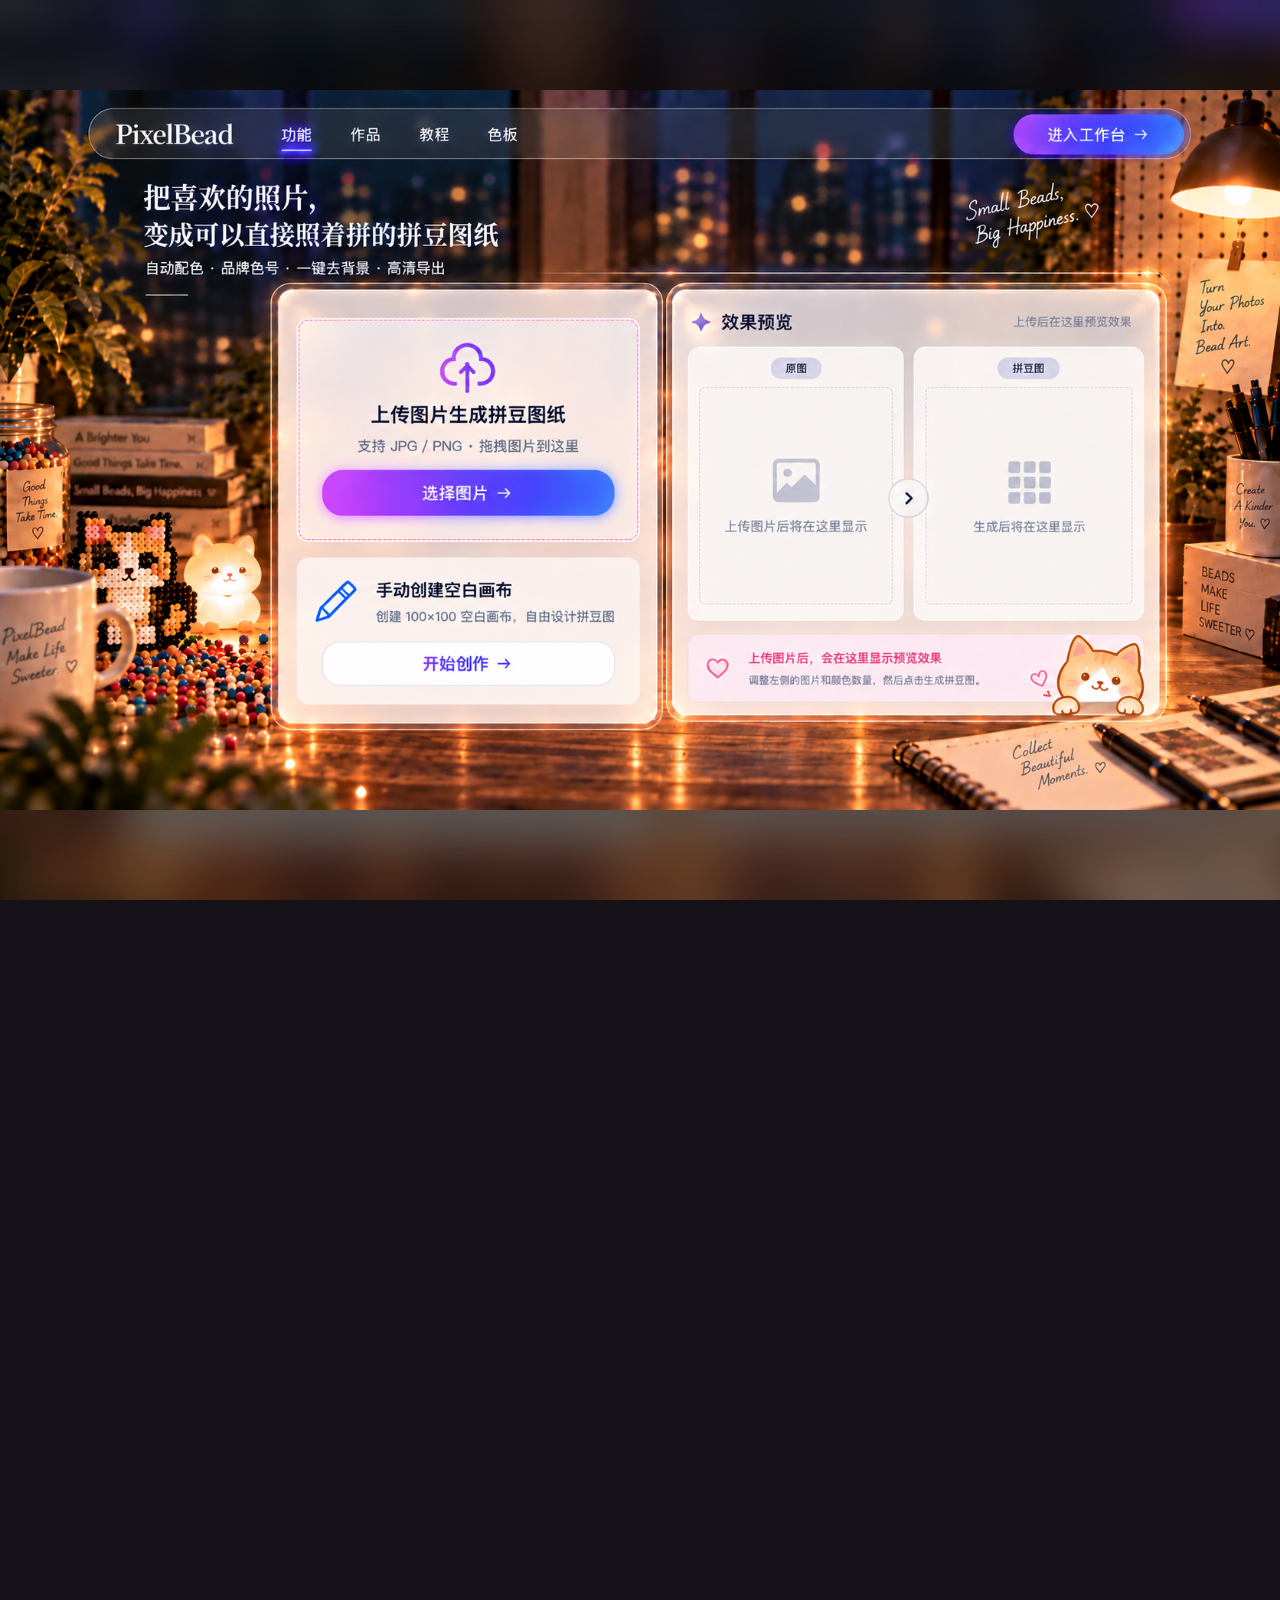
<file: index.html>
<!DOCTYPE html><html lang="zh-CN" class=""><head><meta charSet="utf-8"/><meta name="viewport" content="width=device-width, initial-scale=1, maximum-scale=1, viewport-fit=cover, user-scalable=no"/><link rel="preload" as="image" href="./_custom/pixelbead-approved-ui-v3.png"/><link rel="stylesheet" href="./_next/static/css/c892c177b17c2681.css" data-precedence="next"/><link rel="preload" as="script" fetchPriority="low" href="./_next/static/chunks/webpack-a70d2c98ed71f729.js"/><script src="./_next/static/chunks/4bd1b696-f785427dddbba9fb.js" async=""></script><script src="./_next/static/chunks/1255-b28ea36bf0cdbd65.js" async=""></script><script src="./_next/static/chunks/main-app-d9120358f5672c12.js" async=""></script><script src="./_next/static/chunks/1689-d16695d58cdbd542.js" async=""></script><script src="./_next/static/chunks/app/layout-31742eb806cd71bf.js" async=""></script><script src="./_next/static/chunks/app/6/layout-ea4bb8d1ab4e927e.js" async=""></script><script src="./_next/static/chunks/6394-9c5231082c52ff1e.js" async=""></script><script src="./_next/static/chunks/2909-ff9255f86194b18b.js" async=""></script><script src="./_next/static/chunks/4968-dc14e036f5effefe.js" async=""></script><script src="./_next/static/chunks/5347-bf89e16468f199ee.js" async=""></script><script src="./_next/static/chunks/8493-3d1e765a863e12e3.js?v=20260917-20" async=""></script><script src="./_next/static/chunks/app/6/page-ed9bbebcbcb650c4.js" async=""></script><link rel="preload" href="./_custom/pixelbead-approved-ui-v3.png" as="image"/><meta name="theme-color" content="#000000"/><title>PixelBead 拼豆图纸生成器 | pixelbeads拼豆图纸转换器 | 拼豆图片生成器</title><meta name="description" content="上传图片，调整精细度，一键生成像素画图纸，简单实用的像素画生成工具"/><meta name="keywords" content="拼豆,拼豆图纸,Perler Beads,像素画,拼豆生成器,PixelBead 拼豆生成器,拼豆底稿,拼豆设计,拼豆图案,像素艺术,PixelBead 像素拼豆生成器,拼豆工具"/><link rel="icon" href="./_custom/pixelbead-pb-mark-v2.svg" type="image/svg+xml" sizes="any"/><link rel="icon" href="./_custom/pixelbead-pb-mark-v2.svg" type="image/svg+xml" sizes="any"/><script src="./_next/static/chunks/polyfills-42372ed130431b0a.js" noModule=""></script></head><body class="antialiased overflow-x-hidden bg-gray-50 dark:bg-gray-900 text-gray-900 dark:text-gray-100" style="font-family:ui-sans-serif, system-ui, -apple-system, BlinkMacSystemFont, &quot;Segoe UI&quot;, Roboto, &quot;Helvetica Neue&quot;, Arial, &quot;Noto Sans&quot;, &quot;Apple Color Emoji&quot;, &quot;Segoe UI Emoji&quot;, &quot;Segoe UI Symbol&quot;"><div hidden=""></div><style>
              /* 强制隐藏Next.js开发工具 - 最高优先级，立即执行 */
              #__next-build-watcher,
              [data-nextjs-dev-indicator],
              [data-nextjs-dialog],
              [data-nextjs-dev-overlay],
              [class*="react-dev-overlay"],
              [class*="nextjs-dev-overlay"],
              [class*="__next-dev"],
              [id*="__next-dev"],
              [id*="nextjs-dev"],
              button[aria-label*="Next.js"],
              button[title*="Next.js"],
              button[aria-label*="next.js"],
              button[title*="next.js"],
              /* 隐藏所有固定定位在左下角的元素（包含N的圆形按钮）- 最激进策略 */
              *[style*="position: fixed"][style*="bottom"][style*="left"],
              *[style*="position:fixed"][style*="bottom"][style*="left"],
              /* 匹配任何固定定位在左下角的元素 */
              body > *[style*="position: fixed"],
              body > *[style*="position:fixed"],
              /* 匹配特定位置的元素（左下角区域） */
              *[style*="bottom: 0"][style*="left"],
              *[style*="bottom:0"][style*="left"],
              /* 新增：匹配所有可能包含N字母的圆形按钮 - 通过位置和大小判断 */
              button[style*="position: fixed"][style*="bottom"],
              button[style*="position:fixed"][style*="bottom"],
              div[style*="position: fixed"][style*="bottom"][style*="left"],
              div[style*="position:fixed"][style*="bottom"][style*="left"],
              a[style*="position: fixed"][style*="bottom"][style*="left"],
              a[style*="position:fixed"][style*="bottom"][style*="left"] {
                display: none !important;
                visibility: hidden !important;
                opacity: 0 !important;
                pointer-events: none !important;
                position: absolute !important;
                left: -99999px !important;
                top: -99999px !important;
                width: 0 !important;
                height: 0 !important;
                overflow: hidden !important;
                z-index: -999999 !important;
                max-width: 0 !important;
                max-height: 0 !important;
                padding: 0 !important;
                margin: 0 !important;
                border: none !important;
                outline: none !important;
              }
              /* 白名单：手机端底部导航必须保持可见并贴底（电脑端隐藏） */
              @media (max-width: 767px) {
                [data-bottom-tabbar="true"] {
                  display: block !important;
                  visibility: visible !important;
                  opacity: 1 !important;
                  pointer-events: auto !important;
                  position: fixed !important;
                  left: 0 !important;
                  right: 0 !important;
                  bottom: 0 !important;
                  top: auto !important;
                  z-index: 55 !important;
                  width: 100% !important;
                  max-width: 100% !important;
                  height: auto !important;
                  max-height: none !important;
                  overflow: visible !important;
                  margin: 0 !important;
                }
              }
              @media (min-width: 768px) {
                [data-bottom-tabbar="true"] {
                  display: none !important;
                  visibility: hidden !important;
                  opacity: 0 !important;
                  pointer-events: none !important;
                }
              }
            </style><script>(self.__next_s=self.__next_s||[]).push([0,{"children":"\n              document.addEventListener('change', function(event) {\n                var target = event.target;\n                if (target \u0026\u0026 target.id === 'pindou-image-upload-input') {\n                  target.setAttribute('data-pending-upload', '1');\n                }\n              }, true);\n            ","id":"capture-early-image-upload"}])</script><style>
  @keyframes float {
    0% { transform: translateY(0px); }
    50% { transform: translateY(-5px); }
    100% { transform: translateY(0px); }
  }
  .animate-float {
    animation: float 3s ease-in-out infinite;
  }
  @keyframes canvas-tutorial-backdrop-in {
    from { opacity: 0; }
    to { opacity: 1; }
  }
  @keyframes canvas-tutorial-dialog-in {
    from {
      opacity: 0;
      transform: translateY(14px) scale(0.965);
    }
    to {
      opacity: 1;
      transform: translateY(0) scale(1);
    }
  }
  .canvas-tutorial-backdrop {
    animation: canvas-tutorial-backdrop-in 180ms ease-out both;
  }
  .canvas-tutorial-dialog {
    animation: canvas-tutorial-dialog-in 260ms cubic-bezier(0.22, 1, 0.36, 1) both;
    transform-origin: center;
  }
  @media (prefers-reduced-motion: reduce) {
    .canvas-tutorial-backdrop,
    .canvas-tutorial-dialog {
      animation: none;
    }
  }
</style><div class="min-h-screen flex flex-col bg-[#f2f3f6] dark:bg-[#0d0f14] font-[family-name:var(--font-geist-sans)] overflow-x-hidden pb-20 sm:pb-0"><header class="sticky top-0 z-[60] w-full border-b border-gray-200/70 dark:border-gray-700/70 bg-white/80 dark:bg-gray-900/80 backdrop-blur"><div class="mx-auto w-full max-w-screen-2xl px-4 py-3 flex items-center justify-between gap-4"><div class="flex items-center gap-3"><img alt="PixelBead" loading="lazy" width="40" height="40" decoding="async" data-nimg="1" class="w-10 h-10 rounded-lg border border-gray-200/70 dark:border-gray-700/70 shadow-sm object-contain bg-white" style="color:transparent" srcSet="./_custom/pixelbead-pb-mark-v2.svg 1x, ./_custom/pixelbead-pb-mark-v2.svg 2x" src="./_custom/pixelbead-pb-mark-v2.svg"/><div class="leading-tight"><div class="text-sm font-semibold text-gray-800 dark:text-gray-100">PixelBead</div></div></div><div class="flex items-center gap-2"><button type="button" class="ios-header-button sm:hidden rounded-lg px-3 py-1.5 text-xs transition-colors">登录</button><button type="button" class="ios-header-button hidden rounded-lg px-3 py-1.5 text-xs transition-colors sm:inline-flex">登录账户</button><button type="button" class="ios-header-button hidden rounded-lg px-3 py-1.5 text-xs transition-colors sm:inline-flex">历史记录</button></div></div></header><div class="w-full flex-1 min-h-0 "><div class="mx-auto w-full h-full min-h-0 box-border flex flex-col max-w-screen-2xl px-4 py-4"><div class="h-full min-h-0 grid grid-cols-1 lg:grid-cols-[minmax(0,1fr)_420px] gap-4"><main class="relative flex flex-col min-h-0 h-full "><input id="pindou-image-upload-input" type="file" accept="image/jpeg, image/png, .csv, text/csv, application/csv, text/plain" class="hidden"/><canvas class="hidden"></canvas><div class="relative min-h-0 workspace-stage overflow-hidden flex-1 rounded-2xl border border-gray-200/60 dark:border-gray-800/70 shadow-lg" style="height:65vh;min-height:65vh;touch-action:pan-y;overscroll-behavior:auto"><div class="absolute inset-0 bg-center bg-cover sm:bg-contain bg-no-repeat pointer-events-none" style="background-image:url(&#x27;./_custom/pixelbead-approved-ui.png&#x27;)"></div><div class="absolute inset-0 bg-white/30 backdrop-blur-[1px] pointer-events-none"></div><div class="absolute inset-0 z-10 flex items-center justify-center px-6"><div class="w-full max-w-3xl flex flex-col items-center gap-3"><label for="pindou-image-upload-input" role="button" tabindex="0" class="w-full text-center gap-2 text-sm text-gray-600 bg-white/85 backdrop-blur-[2px] rounded-2xl py-6 px-4 shadow-none border-none cursor-pointer"><p class="text-base font-semibold text-gray-800 mb-2">上传图片开始生成</p><p class="text-xs text-gray-500">支持 JPG / PNG ，点击或拖拽到画布</p></label><div class="w-full text-center gap-2 text-sm text-gray-600 bg-white/85 backdrop-blur-[2px] rounded-2xl py-6 px-4 shadow-none border-none cursor-pointer"><p class="text-base font-semibold text-gray-800 mb-2">手动空白画板编辑</p><p class="text-xs text-gray-500">创建 100×100 空白画布，使用画笔自由设计拼豆图</p></div></div></div></div><div class="hidden mt-4 grid grid-cols-1 lg:grid-cols-2 gap-4"><div class="bg-white/90 dark:bg-gray-900/80 border border-gray-200/60 dark:border-gray-800/70 rounded-2xl p-4 shadow-sm"><div class="flex items-center justify-between mb-3"><h3 class="text-sm font-semibold text-gray-800 dark:text-gray-100">参数设置</h3><span class="text-[11px] text-gray-500 dark:text-gray-400">未上传</span></div><div class="space-y-3"><div><label for="granularityInput" class="block text-xs font-medium text-gray-600 dark:text-gray-300 mb-1">图纸尺寸设置</label><div class="flex items-center gap-2"><input type="range" id="granularityInput" class="flex-1" min="10" max="500" value="50"/><span class="text-xs w-12 text-right text-gray-600 dark:text-gray-300">50</span></div><div class="flex items-center gap-2 mt-1"><span class="text-xs text-gray-500 dark:text-gray-400 whitespace-nowrap">手动输入</span><input type="number" min="10" max="500" class="w-16 px-2 py-1 text-xs rounded border border-gray-200 dark:border-gray-700 bg-white dark:bg-gray-800 text-gray-900 dark:text-gray-100" value="50"/><button type="button" class="rounded border border-[#d5e7ff] bg-[#eaf3ff] px-2 py-1 text-xs text-[#1675ec] hover:bg-[#deecff] dark:border-[#355070] dark:bg-[#22344b] dark:text-[#8fc2ff] dark:hover:bg-[#293e59]">确认</button></div></div><div><label for="similarityThresholdInput" class="block text-xs font-medium text-gray-600 dark:text-gray-300 mb-1">颜色合并值</label><div class="flex items-center gap-2"><input type="range" id="similarityThresholdInput" class="flex-1" min="0" max="60" value="30"/><span class="text-xs w-12 text-right text-gray-600 dark:text-gray-300">30</span></div><div class="flex items-center gap-2 mt-1"><span class="text-xs text-gray-500 dark:text-gray-400 whitespace-nowrap">手动输入</span><input type="number" min="0" max="60" class="w-16 px-2 py-1 text-xs rounded border border-gray-200 dark:border-gray-700 bg-white dark:bg-gray-800 text-gray-900 dark:text-gray-100" value="30"/><button type="button" class="rounded border border-[#d5e7ff] bg-[#eaf3ff] px-2 py-1 text-xs text-[#1675ec] hover:bg-[#deecff] dark:border-[#355070] dark:bg-[#22344b] dark:text-[#8fc2ff] dark:hover:bg-[#293e59]">确认</button></div></div><div><label for="colorLimitInputHidden" class="block text-xs font-medium text-gray-600 dark:text-gray-300 mb-1">颜色上限 (1-100)</label><input type="range" id="colorLimitInputHidden" min="1" max="100" disabled="" class="w-full opacity-40 cursor-not-allowed" value="30"/><div class="flex items-center gap-2 mt-1"><span class="text-xs whitespace-nowrap text-gray-400 dark:text-gray-500">手动输入</span><input type="text" inputMode="numeric" min="1" max="100" disabled="" class="w-20 px-2 py-1 text-xs text-center rounded border border-gray-200 dark:border-gray-700 bg-gray-100 dark:bg-gray-800/70 text-gray-400 dark:text-gray-500 disabled:cursor-not-allowed" aria-label="颜色上限" value="不限"/><button type="button" class="px-2 py-1 text-xs rounded border transition-colors border-[#d5e7ff] bg-[#eaf3ff] text-[#1675ec] hover:bg-[#deecff] dark:border-[#355070] dark:bg-[#22344b] dark:text-[#8fc2ff] dark:hover:bg-[#293e59]">开启</button></div><div class="mt-1 text-[11px] text-gray-500 dark:text-gray-400">未开启，不限制颜色数量</div></div><div><label class="block text-xs font-medium text-gray-600 dark:text-gray-300 mb-1">处理模式</label><select class="w-full p-2 rounded-lg border border-gray-200 dark:border-gray-700 bg-white dark:bg-gray-800 text-sm text-gray-900 dark:text-gray-100 focus:outline-none focus:ring-2 focus:ring-blue-500"><option value="dominant" selected="">卡通</option><option value="average">真实</option><option value="cartoon-real-merge">卡通真实合并</option><option value="smooth">强化合并</option><option value="palette">纯映射</option></select></div><div class="space-y-2"><button disabled="" class="w-full rounded-lg border border-[#d5e7ff] bg-[#eaf3ff] px-3 py-2 text-xs text-[#1675ec] transition-colors hover:bg-[#deecff] disabled:cursor-not-allowed disabled:opacity-50 dark:border-[#355070] dark:bg-[#22344b] dark:text-[#8fc2ff] dark:hover:bg-[#293e59]">一键去背景</button><button type="button" disabled="" class="w-full px-3 py-2 text-xs rounded-lg border border-gray-200 dark:border-gray-700 bg-white dark:bg-gray-800 text-gray-700 dark:text-gray-200 hover:bg-gray-50 dark:hover:bg-gray-700/60 transition-colors disabled:opacity-50 disabled:cursor-not-allowed">色号坐标</button></div></div></div><div class="bg-white/90 dark:bg-gray-900/80 border border-gray-200/60 dark:border-gray-800/70 rounded-2xl p-4 shadow-sm space-y-3"><div class="flex items-center justify-between"><h3 class="text-sm font-semibold text-gray-800 dark:text-gray-100">色板与导出</h3><span class="text-[11px] text-gray-500 dark:text-gray-400">可用色 291</span></div><div class="flex flex-wrap items-center gap-2"><span class="text-[11px] text-gray-500 dark:text-gray-400">品牌：</span><button class="px-3 py-1.5 text-xs rounded-lg border transition-colors ios-primary-button shadow-sm">MARD</button><button class="px-3 py-1.5 text-xs rounded-lg border transition-colors bg-white dark:bg-gray-800 text-gray-700 dark:text-gray-300 border-gray-200 dark:border-gray-700 hover:border-blue-400">COCO</button><button class="px-3 py-1.5 text-xs rounded-lg border transition-colors bg-white dark:bg-gray-800 text-gray-700 dark:text-gray-300 border-gray-200 dark:border-gray-700 hover:border-blue-400">ManMan</button><button class="px-3 py-1.5 text-xs rounded-lg border transition-colors bg-white dark:bg-gray-800 text-gray-700 dark:text-gray-300 border-gray-200 dark:border-gray-700 hover:border-blue-400">PanPan</button><button class="px-3 py-1.5 text-xs rounded-lg border transition-colors bg-white dark:bg-gray-800 text-gray-700 dark:text-gray-300 border-gray-200 dark:border-gray-700 hover:border-blue-400">MiXiaoWo</button></div><div class="flex flex-wrap items-center gap-2 mt-2"><span class="text-[11px] text-gray-500 dark:text-gray-400">色号：</span><button type="button" class="px-3 py-1 text-[11px] rounded-full border transition-colors bg-white dark:bg-gray-800 text-gray-700 dark:text-gray-300 border-gray-200 dark:border-gray-700 hover:border-blue-400">291色</button><button type="button" class="px-3 py-1 text-[11px] rounded-full border transition-colors bg-white dark:bg-gray-800 text-gray-700 dark:text-gray-300 border-gray-200 dark:border-gray-700 hover:border-blue-400">221色</button><button type="button" class="px-3 py-1 text-[11px] rounded-full border transition-colors bg-white dark:bg-gray-800 text-gray-700 dark:text-gray-300 border-gray-200 dark:border-gray-700 hover:border-blue-400">144色</button><button type="button" class="px-3 py-1 text-[11px] rounded-full border transition-colors bg-white dark:bg-gray-800 text-gray-700 dark:text-gray-300 border-gray-200 dark:border-gray-700 hover:border-blue-400">120色</button><button type="button" class="px-3 py-1 text-[11px] rounded-full border transition-colors bg-white dark:bg-gray-800 text-gray-700 dark:text-gray-300 border-gray-200 dark:border-gray-700 hover:border-blue-400">96色</button><button type="button" class="px-3 py-1 text-[11px] rounded-full border transition-colors bg-white dark:bg-gray-800 text-gray-700 dark:text-gray-300 border-gray-200 dark:border-gray-700 hover:border-blue-400">72色</button><button type="button" class="px-3 py-1 text-[11px] rounded-full border transition-colors bg-white dark:bg-gray-800 text-gray-700 dark:text-gray-300 border-gray-200 dark:border-gray-700 hover:border-blue-400">48色</button><button type="button" class="px-3 py-1 text-[11px] rounded-full border transition-colors bg-white dark:bg-gray-800 text-gray-700 dark:text-gray-300 border-gray-200 dark:border-gray-700 hover:border-blue-400">24色</button></div><button type="button" class="mb-2 w-full rounded-lg border border-[#79b2f7] bg-white px-4 py-2 text-sm text-[#1675ec] transition-colors hover:bg-[#eaf3ff] dark:bg-gray-800 dark:text-[#8fc2ff] dark:hover:bg-[#22344b]">色板管理</button><button disabled="" class="ios-primary-button w-full rounded-lg px-4 py-2 text-sm transition-colors disabled:cursor-not-allowed">下载图纸</button></div></div></main><div class="flex flex-col gap-4 lg:hidden"><div class="bg-white/90 dark:bg-gray-900/80 border border-gray-200/60 dark:border-gray-800/70 rounded-2xl p-4 shadow-sm"><h3 class="text-sm font-semibold text-gray-800 dark:text-gray-100 mb-3">使用帮助</h3><div class="flex flex-col gap-2"><button type="button" class="ios-primary-button ios-primary-button-strong w-full rounded-lg px-3 py-2 text-xs transition-colors">视频教程</button><button type="button" class="ios-primary-button ios-primary-button-strong w-full rounded-lg px-3 py-2 text-xs transition-colors">常用AI 风格生图口令</button></div></div></div><aside class="h-full min-h-0 hidden lg:block"><div class="h-full min-h-0 rounded-2xl bg-white/85 dark:bg-gray-900/75 border border-gray-200/60 dark:border-gray-800/70 shadow-lg backdrop-blur"><div class="h-full min-h-0 px-3 py-4 box-border "><div class="flex flex-col gap-4"><div class="bg-white/90 dark:bg-gray-900/80 border border-gray-200/60 dark:border-gray-800/70 rounded-2xl p-4 shadow-sm"><h3 class="text-sm font-semibold text-gray-800 dark:text-gray-100 mb-3">使用帮助</h3><div class="flex flex-col gap-2"><button type="button" class="ios-primary-button ios-primary-button-strong w-full rounded-lg px-3 py-2 text-xs transition-colors">视频教程</button><button type="button" class="ios-primary-button ios-primary-button-strong w-full rounded-lg px-3 py-2 text-xs transition-colors">常用AI 风格生图口令</button></div></div></div></div></div></aside></div></div></div><section class="mt-4 px-4 pb-4"><div class="mx-auto w-full max-w-screen-2xl"><div class="bg-white/90 dark:bg-gray-900/80 border border-gray-200/60 dark:border-gray-800/70 rounded-2xl p-5 shadow-sm"><h2 class="text-base font-semibold text-gray-900 dark:text-gray-100 text-center mb-3">效果展示</h2><p class="text-xs text-gray-500 dark:text-gray-400 text-center mb-5">左侧上传任意图片，右侧即可自动生成可直接制作的拼豆图纸效果。</p><div class="grid grid-cols-1 md:grid-cols-[minmax(0,1fr)_auto_minmax(0,1fr)] gap-8 items-center"><div class="bg-gray-50 dark:bg-gray-900/60 rounded-2xl border border-gray-200/70 dark:border-gray-800/80 overflow-hidden shadow-sm max-w-md mx-auto"><div class="flex items-center justify-center gap-4 px-4 py-3"><div class="flex items-center gap-2 text-xs text-gray-600 dark:text-gray-300"><span class="inline-flex h-5 w-5 items-center justify-center rounded-full border border-[#d5e7ff] bg-[#eaf3ff] text-[11px] text-[#1675ec]">图</span><span>原图示例</span></div><div class="w-32 md:w-36 lg:w-40"><img alt="示例原图效果" loading="lazy" width="400" height="400" decoding="async" data-nimg="1" class="object-contain bg-white rounded-lg" style="color:transparent" sizes="(min-width: 1024px) 320px, 50vw" srcSet="./_custom/pixelbead-approved-ui-v3.png 384w, ./_custom/pixelbead-approved-ui-v3.png 640w, ./_custom/pixelbead-approved-ui-v3.png 750w, ./_custom/pixelbead-approved-ui-v3.png 828w, ./_custom/pixelbead-approved-ui-v3.png 1080w, ./_custom/pixelbead-approved-ui-v3.png 1200w, ./_custom/pixelbead-approved-ui-v3.png 1920w, ./_custom/pixelbead-approved-ui-v3.png 2048w, ./_custom/pixelbead-approved-ui-v3.png 3840w" src="./_custom/pixelbead-approved-ui-v3.png"/></div></div></div><div class="hidden md:flex flex-col items-center justify-center text-gray-400 dark:text-gray-500 text-lg"><span class="mb-1">→</span></div><div class="bg-gray-50 dark:bg-gray-900/60 rounded-2xl border border-gray-200/70 dark:border-gray-800/80 overflow-hidden shadow-sm max-w-md mx-auto"><div class="flex items-center justify-center gap-4 px-4 py-3"><div class="flex items-center gap-2 text-xs text-gray-600 dark:text-gray-300"><span class="inline-flex h-5 w-5 items-center justify-center rounded-full bg-purple-50 text-purple-500 text-[11px] border border-purple-100">表</span><span>拼豆图纸示例</span></div><div class="w-32 md:w-36 lg:w-40"><img alt="示例拼豆图纸效果" loading="lazy" width="400" height="400" decoding="async" data-nimg="1" class="object-contain bg-white rounded-lg" style="color:transparent" sizes="(min-width: 1024px) 320px, 50vw" srcSet="./_custom/pixelbead-approved-ui.png 384w, ./_custom/pixelbead-approved-ui.png 640w, ./_custom/pixelbead-approved-ui.png 750w, ./_custom/pixelbead-approved-ui.png 828w, ./_custom/pixelbead-approved-ui.png 1080w, ./_custom/pixelbead-approved-ui.png 1200w, ./_custom/pixelbead-approved-ui.png 1920w, ./_custom/pixelbead-approved-ui.png 2048w, ./_custom/pixelbead-approved-ui.png 3840w" src="./_custom/pixelbead-approved-ui.png"/></div></div></div></div></div></div></section><section class="mt-3 px-4 pb-4"><div class="mx-auto w-full max-w-screen-2xl"><div class="bg-white/90 dark:bg-gray-900/80 border border-gray-200/60 dark:border-gray-800/70 rounded-2xl p-5 shadow-sm flex flex-col items-center"><h3 class="text-sm font-semibold text-gray-900 dark:text-gray-100 text-center mb-2">预览视频效果</h3><p class="text-xs text-gray-500 dark:text-gray-400 text-center mb-4 max-w-2xl">下面为网站一键生成的拼豆图纸效果演示视频，让你在下单前就能直观看到成品效果，提升出图效率与成品质量。</p><div class="w-full max-w-2xl overflow-hidden rounded-xl border border-[#dadade] bg-[#101116] shadow-[0_22px_52px_rgba(30,30,34,0.14),0_4px_12px_rgba(30,30,34,0.06)]"><div class="flex h-10 items-center justify-between px-4 text-[10px] text-white/60"><span class="inline-flex items-center gap-2"><span class="h-1.5 w-1.5 rounded-full bg-[#34c759]" aria-hidden="true"></span>效果演示</span><span class="text-white/40">点击后播放</span></div><button type="button" class="group relative block aspect-[2/1] w-full overflow-hidden bg-[#202127] text-white" aria-label="打开拼豆效果演示视频"><img src="./_custom/pixelbead-approved-ui.png" alt="拼豆效果演示视频封面" class="absolute inset-0 h-full w-full object-cover transition-transform duration-300 group-hover:scale-[1.03]" loading="eager"/><span class="absolute inset-0 bg-black/30" aria-hidden="true"></span><span class="absolute left-1/2 top-1/2 flex h-16 w-16 -translate-x-1/2 -translate-y-1/2 items-center justify-center rounded-full border border-white/80 bg-black/50 shadow-lg transition-transform group-hover:scale-105 sm:h-[68px] sm:w-[68px]" aria-hidden="true"><svg xmlns="http://www.w3.org/2000/svg" width="24" height="24" viewBox="0 0 24 24" fill="none" stroke="currentColor" stroke-width="1.5" stroke-linecap="round" stroke-linejoin="round" class="lucide lucide-play ml-1 h-7 w-7 fill-current" aria-hidden="true"><path d="M5 5a2 2 0 0 1 3.008-1.728l11.997 6.998a2 2 0 0 1 .003 3.458l-12 7A2 2 0 0 1 5 19z"></path></svg></span><span class="absolute bottom-3 right-3 inline-flex items-center gap-2 text-[10px] text-white/85"><span class="h-1.5 w-1.5 rounded-full bg-[#34c759] shadow-[0_0_0_4px_rgba(52,199,89,0.18)]" aria-hidden="true"></span>点击播放 · 视频将以蒙版打开</span></button><div class="flex items-center justify-between gap-4 px-4 py-4 text-white"><div class="min-w-0 text-left"><strong class="block text-sm font-semibold">PixelBead · 效果演示</strong><span class="mt-1 block truncate text-[11px] text-white/55">从上传图片到生成拼豆图纸</span></div><span class="shrink-0 text-[10px] text-white/45">尚未观看</span></div></div><p class="mt-3 text-[11px] text-gray-400 dark:text-gray-500 text-center">视频仅为效果示例，实际生成视频会根据你上传的图片自动制作。</p></div></div></section><section class="mt-3 px-4 pb-6"><div class="mx-auto w-full max-w-screen-2xl"><div class="bg-white/90 dark:bg-gray-900/80 border border-gray-200/60 dark:border-gray-800/70 rounded-2xl p-4 shadow-sm"><h3 class="text-sm font-semibold text-gray-900 dark:text-gray-100 text-center mb-1">强大功能</h3><p class="text-xs text-gray-500 dark:text-gray-400 text-center mb-4">创建完美拼豆图案所需的一切能力，简单易上手。</p><div class="grid grid-cols-1 sm:grid-cols-2 lg:grid-cols-3 gap-3"><div class="rounded-2xl border border-gray-200/70 dark:border-gray-800/70 bg-gray-50/80 dark:bg-gray-900/70 px-4 py-3 flex flex-col gap-2"><div class="flex items-center gap-2"><span class="inline-flex h-7 w-7 items-center justify-center rounded-xl bg-indigo-100 text-indigo-500 text-sm">⬛</span><span class="text-sm font-semibold text-gray-900 dark:text-gray-100">品牌配色板</span></div><p class="text-[11px] leading-relaxed text-gray-500 dark:text-gray-400">从 MARD、COCO、MANMAN、PANPAN、MiXiaoWo 及自定义色板中选择，自动匹配接近原图的颜色效果。</p></div><div class="rounded-2xl border border-gray-200/70 dark:border-gray-800/70 bg-gray-50/80 dark:bg-gray-900/70 px-4 py-3 flex flex-col gap-2"><div class="flex items-center gap-2"><span class="inline-flex h-7 w-7 items-center justify-center rounded-xl bg-purple-100 text-purple-500 text-sm">计</span><span class="text-sm font-semibold text-gray-900 dark:text-gray-100">自动珠子计数</span></div><p class="text-[11px] leading-relaxed text-gray-500 dark:text-gray-400">自动统计每种颜色所需珠子数量，开工前心里有数。</p></div><div class="rounded-2xl border border-gray-200/70 dark:border-gray-800/70 bg-gray-50/80 dark:bg-gray-900/70 px-4 py-3 flex flex-col gap-2"><div class="flex items-center gap-2"><span class="inline-flex h-7 w-7 items-center justify-center rounded-xl bg-emerald-100 text-emerald-500 text-sm">↓</span><span class="text-sm font-semibold text-gray-900 dark:text-gray-100">可下载图案</span></div><p class="text-[11px] leading-relaxed text-gray-500 dark:text-gray-400">一键导出带色号、网格与统计信息的高清底稿，方便打印或保存。</p></div><div class="rounded-2xl border border-gray-200/70 dark:border-gray-800/70 bg-gray-50/80 dark:bg-gray-900/70 px-4 py-3 flex flex-col gap-2"><div class="flex items-center gap-2"><span class="inline-flex h-7 w-7 items-center justify-center rounded-xl bg-orange-100 text-orange-500 text-sm">✎</span><span class="text-sm font-semibold text-gray-900 dark:text-gray-100">手动颜色编辑</span></div><p class="text-[11px] leading-relaxed text-gray-500 dark:text-gray-400">使用画笔、橡皮等工具微调局部，支持撤销与重做。</p></div><div class="rounded-2xl border border-gray-200/70 dark:border-gray-800/70 bg-gray-50/80 dark:bg-gray-900/70 px-4 py-3 flex flex-col gap-2"><div class="flex items-center gap-2"><span class="inline-flex h-7 w-7 items-center justify-center rounded-xl bg-pink-100 text-pink-500 text-sm">格</span><span class="text-sm font-semibold text-gray-900 dark:text-gray-100">可调节网格大小</span></div><p class="text-[11px] leading-relaxed text-gray-500 dark:text-gray-400">自由设置横向格子数量，在画质细腻度与制作难度之间找到平衡。</p></div><div class="rounded-2xl border border-gray-200/70 dark:border-gray-800/70 bg-gray-50/80 dark:bg-gray-900/70 px-4 py-3 flex flex-col gap-2"><div class="flex items-center gap-2"><span class="inline-flex h-7 w-7 items-center justify-center rounded-xl bg-sky-100 text-sky-500 text-sm">⚡</span><span class="text-sm font-semibold text-gray-900 dark:text-gray-100">即时处理</span></div><p class="text-[11px] leading-relaxed text-gray-500 dark:text-gray-400">调整参数后快速重新生成效果，实时看到每一次修改的变化。</p></div></div></div></div></section><footer class="w-full border-t border-gray-200 dark:border-gray-700 bg-white/70 dark:bg-gray-900/70"><div class="mx-auto w-full max-w-screen-2xl px-4 py-3 flex flex-col items-center justify-center gap-2 text-xs text-gray-500 dark:text-gray-400"><div class="flex items-center justify-center gap-3 flex-wrap"><span>PixelBead底稿生成器 © 2026</span><span class="text-gray-300 dark:text-gray-600">丨</span><a href="/gywm.html" class="hover:text-gray-700 dark:hover:text-gray-300 transition-colors" target="_blank" rel="noreferrer">关于我们</a><span class="text-gray-300 dark:text-gray-600">丨</span><a href="/lxwm.html" class="hover:text-gray-700 dark:hover:text-gray-300 transition-colors" target="_blank" rel="noreferrer">联系我们</a></div><div class="flex items-center justify-center gap-3 flex-wrap"><a href="https://beian.miit.gov.cn/#/Integrated/index" rel="noreferrer" target="_blank" class="hover:text-gray-700 dark:hover:text-gray-300 transition-colors">鲁ICP备2026000797号-1</a><span>丨</span></div></div></footer></div><script>(self.__next_s=self.__next_s||[]).push([0,{"children":"\n              (function() {\n                try {\n                  var reloadKey = 'perler_legacy_pwa_removed';\n                  if (window.localStorage \u0026\u0026 localStorage.getItem(reloadKey) === '1') return;\n                  var cleanup = async function() {\n                    var didCleanup = false;\n\n                    if (navigator \u0026\u0026 navigator.serviceWorker) {\n                      var registrations = await navigator.serviceWorker.getRegistrations();\n                      for (var i = 0; i \u003c registrations.length; i += 1) {\n                        var ok = await registrations[i].unregister();\n                        didCleanup = didCleanup || ok;\n                      }\n                    }\n\n                    if (window.caches) {\n                      var cacheNames = await window.caches.keys();\n                      for (var j = 0; j \u003c cacheNames.length; j += 1) {\n                        var deleted = await window.caches.delete(cacheNames[j]);\n                        didCleanup = didCleanup || deleted;\n                      }\n                    }\n\n                    if (window.localStorage) localStorage.setItem(reloadKey, '1');\n                    if (didCleanup \u0026\u0026 window.sessionStorage \u0026\u0026 sessionStorage.getItem(reloadKey) !== '1') {\n                      sessionStorage.setItem(reloadKey, '1');\n                      window.location.reload();\n                    }\n                  };\n\n                  cleanup().catch(function(error) {\n                    console.warn('清理旧版PWA缓存失败:', error);\n                  });\n                } catch (error) {\n                  console.warn('启动旧版PWA清理失败:', error);\n                }\n              })();\n            ","id":"remove-legacy-pwa"}])</script><script>(self.__next_s=self.__next_s||[]).push([0,{"children":"\n              (function() {\n                // 在页面加载前检查URL参数并修改标题\n                if (typeof window !== 'undefined' \u0026\u0026 window.location) {\n                  try {\n                    const urlParams = new URLSearchParams(window.location.search);\n                    const isFromBat = urlParams.get('from') === 'bat';\n                    \n                    if (isFromBat) {\n                      // 从.bat文件打开，立即修改标题\n                      document.title = \"拼豆生成器 - 桌面专用版\";\n                      \n                      // 持续监听，防止被其他脚本覆盖\n                      const originalTitle = document.title;\n                      const observer = new MutationObserver(function(mutations) {\n                        if (document.title !== \"拼豆生成器 - 桌面专用版\") {\n                          document.title = \"拼豆生成器 - 桌面专用版\";\n                        }\n                      });\n                      \n                      // 监听document.title的变化\n                      if (document.head) {\n                        observer.observe(document.head, {\n                          childList: true,\n                          subtree: true\n                        });\n                      }\n                      \n                      // 在DOMContentLoaded时再次设置\n                      if (document.readyState === 'loading') {\n                        document.addEventListener('DOMContentLoaded', function() {\n                          document.title = \"拼豆生成器 - 桌面专用版\";\n                        });\n                      } else {\n                        document.title = \"拼豆生成器 - 桌面专用版\";\n                      }\n                      \n                      // 在window.onload时再次设置\n                      window.addEventListener('load', function() {\n                        document.title = \"拼豆生成器 - 桌面专用版\";\n                      });\n                    }\n                  } catch(e) {\n                    console.warn('修改标题失败:', e);\n                  }\n                }\n              })();\n            ","id":"update-title-from-bat"}])</script><script>(self.__next_s=self.__next_s||[]).push([0,{"children":"\n              (function() {\n                'use strict';\n                function removeDevTools() {\n                  try {\n                    // 移除开发指示器按钮 - 直接删除元素\n                    const selectors = [\n                      '[data-nextjs-dev-indicator]',\n                      '#__next-build-watcher',\n                      'button[aria-label*=\"Next.js\" i]',\n                      'button[title*=\"Next.js\" i]',\n                      '[data-nextjs-dialog]',\n                      '[data-nextjs-dev-overlay]',\n                      '[class*=\"react-dev-overlay\"]',\n                      '[class*=\"nextjs-dev-overlay\"]',\n                      '[id*=\"__next-dev\"]',\n                      '[id*=\"nextjs-dev\"]',\n                      'div[role=\"dialog\"][data-nextjs-dialog]',\n                      'iframe[src*=\"__next\"]',\n                      'iframe[src*=\"nextjs\"]'\n                    ];\n                    \n                    selectors.forEach(selector =\u003e {\n                      try {\n                        const elements = document.querySelectorAll(selector);\n                        elements.forEach(el =\u003e {\n                          if (el \u0026\u0026 el.parentNode) {\n                            el.remove();\n                          }\n                        });\n                      } catch(e) {}\n                    });\n                    \n                    // 查找并移除包含特定文本的菜单（Route, Try Turbopack, Preferences）\n                    const menuElements = document.querySelectorAll('div, button, span, a');\n                    menuElements.forEach(el =\u003e {\n                      try {\n                        const text = (el.textContent || '').trim();\n                        if (text.includes('Route') \u0026\u0026 text.includes('Try Turbopack') \u0026\u0026 text.includes('Preferences')) {\n                          const rect = el.getBoundingClientRect();\n                          if (rect.left \u003c window.innerWidth * 0.5 \u0026\u0026 rect.bottom \u003e window.innerHeight * 0.5) {\n                            el.remove();\n                          }\n                        }\n                      } catch(e) {}\n                    });\n                    \n                    // 查找并移除包含单个字母\"N\"的圆形按钮（左下角）- 更激进的策略\n                    const allElements = document.querySelectorAll('*');\n                    allElements.forEach(el =\u003e {\n                      try {\n                        const text = (el.textContent || '').trim();\n                        const rect = el.getBoundingClientRect();\n                        const computedStyle = window.getComputedStyle(el);\n                        const isFixed = computedStyle.position === 'fixed';\n                        const isAbsolute = computedStyle.position === 'absolute';\n                        \n                        // 检查是否是左下角的圆形按钮，包含\"N\"\n                        if (text === 'N' || text === 'n') {\n                          // 检查位置和大小\n                          if ((rect.width \u003e= 20 \u0026\u0026 rect.width \u003c= 100) \u0026\u0026 \n                              (rect.height \u003e= 20 \u0026\u0026 rect.height \u003c= 100) \u0026\u0026\n                              rect.left \u003c= 200 \u0026\u0026 \n                              rect.bottom \u003e= window.innerHeight - 200 \u0026\u0026\n                              (isFixed || isAbsolute || rect.bottom \u003e window.innerHeight * 0.7)) {\n                            el.remove();\n                            return;\n                          }\n                        }\n                        \n                        // 检查是否有N相关的属性\n                        const id = el.id || '';\n                        const className = el.className || '';\n                        const ariaLabel = el.getAttribute('aria-label') || '';\n                        const title = el.getAttribute('title') || '';\n                        \n                        if ((id.includes('next') || id.includes('dev') || id.includes('indicator') ||\n                             className.includes('next') || className.includes('dev') || className.includes('indicator') ||\n                             ariaLabel.toLowerCase().includes('next') || title.toLowerCase().includes('next')) \u0026\u0026\n                            rect.left \u003c= 200 \u0026\u0026 rect.bottom \u003e= window.innerHeight - 200) {\n                          el.remove();\n                        }\n                      } catch(e) {}\n                    });\n                    \n                    // 查找所有固定定位在左下角的元素 - 只针对真正的悬浮球\n                    const fixedElements = document.querySelectorAll('*');\n                    fixedElements.forEach(el =\u003e {\n                      try {\n                        const style = window.getComputedStyle(el);\n                        // 只处理fixed定位的元素，排除absolute（避免误删上传提示）\n                        if (style.position === 'fixed') {\n                          // 白名单：不要误伤站内底部导航等固定组件\n                          if (el instanceof Element \u0026\u0026 el.closest('[data-bottom-tabbar=\"true\"]')) {\n                            return;\n                          }\n                          const rect = el.getBoundingClientRect();\n                          const text = (el.textContent || '').trim();\n                          const tagName = el.tagName.toLowerCase();\n                          \n                          // 排除包含上传相关关键词的元素\n                          const isUploadHint = text.includes('上传') || \n                                             text.includes('上传图片') ||\n                                             text.includes('JPG') || \n                                             text.includes('PNG') || \n                                             text.includes('CSV') ||\n                                             text.includes('拖拽') ||\n                                             text.includes('点击');\n                          \n                          // 排除非圆形的大元素（提示文字通常是矩形）\n                          const isLargeElement = rect.width \u003e 150 || rect.height \u003e 50;\n                          \n                          // 只在真正靠近左下角边缘时才处理（左\u003c100px，底\u003e窗口高度-100px）\n                          if (rect.left \u003c= 100 \u0026\u0026 rect.bottom \u003e= window.innerHeight - 100 \u0026\u0026 !isUploadHint \u0026\u0026 !isLargeElement) {\n                            // 检查是否是按钮或可点击元素\n                            const isClickable = tagName === 'button' || \n                                              tagName === 'a' || \n                                              el.getAttribute('role') === 'button' ||\n                                              style.cursor === 'pointer' ||\n                                              el.onclick !== null ||\n                                              el.getAttribute('onclick') !== null;\n                            \n                            // 只有是小圆形按钮（单个字母N）或包含特定开发工具文本时才删除\n                            if ((isClickable \u0026\u0026 (text === 'N' || text === 'n' || text.length === 1) \u0026\u0026 rect.width \u003c= 100 \u0026\u0026 rect.height \u003c= 100) ||\n                                text.includes('Route') || \n                                text.includes('Turbopack') ||\n                                text.includes('Preferences')) {\n                              // 强制隐藏并删除\n                              el.style.display = 'none';\n                              el.style.visibility = 'hidden';\n                              el.style.opacity = '0';\n                              el.style.pointerEvents = 'none';\n                              el.style.width = '0';\n                              el.style.height = '0';\n                              if (el.parentNode) {\n                                el.remove();\n                              }\n                            }\n                          }\n                        }\n                      } catch(e) {}\n                    });\n                    \n                    // 额外检查：查找所有包含单个字母N的小圆形按钮 - 只针对fixed定位\n                    const allButtons = document.querySelectorAll('button, a, div, span, svg, path');\n                    allButtons.forEach(el =\u003e {\n                      try {\n                        const text = (el.textContent || '').trim();\n                        const rect = el.getBoundingClientRect();\n                        const style = window.getComputedStyle(el);\n                        const computedPosition = style.position;\n                        \n                        // 排除上传提示文字\n                        const isUploadHint = text.includes('上传') || \n                                           text.includes('JPG') || \n                                           text.includes('PNG') || \n                                           text.includes('CSV') ||\n                                           text.includes('拖拽') ||\n                                           text.includes('点击');\n                        \n                        // 只处理fixed定位的小圆形按钮，且必须在真正靠近左下角边缘\n                        if ((text === 'N' || text === 'n') \u0026\u0026 \n                            rect.width \u003c= 100 \u0026\u0026 \n                            rect.height \u003c= 100 \u0026\u0026\n                            rect.left \u003c= 100 \u0026\u0026  // 严格限制在左边界100px内\n                            rect.bottom \u003e= window.innerHeight - 100 \u0026\u0026  // 严格限制在底边界100px内\n                            computedPosition === 'fixed' \u0026\u0026  // 只处理fixed定位\n                            !isUploadHint) {\n                          // 白名单：不要误伤站内底部导航等固定组件\n                          if (el instanceof Element \u0026\u0026 el.closest('[data-bottom-tabbar=\"true\"]')) {\n                            return;\n                          }\n                          // 强制隐藏并删除\n                          el.style.display = 'none';\n                          el.style.visibility = 'hidden';\n                          el.style.opacity = '0';\n                          el.style.pointerEvents = 'none';\n                          el.style.width = '0';\n                          el.style.height = '0';\n                          if (el.parentNode) {\n                            el.remove();\n                          }\n                        }\n                      } catch(e) {}\n                    });\n                  } catch(e) {}\n                }\n                \n                // 立即执行（在DOM加载前）\n                if (typeof document !== 'undefined') {\n                  removeDevTools();\n                  \n                  // DOMContentLoaded时执行\n                  if (document.readyState === 'loading') {\n                    document.addEventListener('DOMContentLoaded', removeDevTools);\n                  } else {\n                    removeDevTools();\n                  }\n                  \n                  // 监听DOM变化，持续移除\n                  if (document.body) {\n                    const observer = new MutationObserver(removeDevTools);\n                    observer.observe(document.body, {\n                      childList: true,\n                      subtree: true,\n                      attributes: true,\n                      attributeFilter: ['style', 'class', 'id']\n                    });\n                    \n                    // 最频繁的检查 - 每10ms检查一次\n                    setInterval(removeDevTools, 10);\n                    \n                    // 额外的requestAnimationFrame检查（每次重绘时检查）\n                    function rafCheck() {\n                      removeDevTools();\n                      requestAnimationFrame(rafCheck);\n                    }\n                    requestAnimationFrame(rafCheck);\n                    \n                    // 监听窗口事件\n                    window.addEventListener('load', removeDevTools);\n                    window.addEventListener('resize', removeDevTools);\n                  } else {\n                    document.addEventListener('DOMContentLoaded', function() {\n                      const observer = new MutationObserver(removeDevTools);\n                      observer.observe(document.body, {\n                        childList: true,\n                        subtree: true,\n                        attributes: true,\n                        attributeFilter: ['style', 'class', 'id']\n                      });\n                      setInterval(removeDevTools, 50);\n                      window.addEventListener('load', removeDevTools);\n                      window.addEventListener('resize', removeDevTools);\n                    });\n                  }\n                }\n              })();\n            ","id":"hide-nextjs-dev-tools"}])</script><script src="./_next/static/chunks/webpack-a70d2c98ed71f729.js" id="_R_" async=""></script><script>(self.__next_f=self.__next_f||[]).push([0])</script><script>self.__next_f.push([1,"1:\"$Sreact.fragment\"\nc:I[7150,[],\"\"]\n:HL[\"./_next/static/css/c892c177b17c2681.css\",\"style\"]\n2:Te84,"])</script><script>self.__next_f.push([1,"\n              /* 强制隐藏Next.js开发工具 - 最高优先级，立即执行 */\n              #__next-build-watcher,\n              [data-nextjs-dev-indicator],\n              [data-nextjs-dialog],\n              [data-nextjs-dev-overlay],\n              [class*=\"react-dev-overlay\"],\n              [class*=\"nextjs-dev-overlay\"],\n              [class*=\"__next-dev\"],\n              [id*=\"__next-dev\"],\n              [id*=\"nextjs-dev\"],\n              button[aria-label*=\"Next.js\"],\n              button[title*=\"Next.js\"],\n              button[aria-label*=\"next.js\"],\n              button[title*=\"next.js\"],\n              /* 隐藏所有固定定位在左下角的元素（包含N的圆形按钮）- 最激进策略 */\n              *[style*=\"position: fixed\"][style*=\"bottom\"][style*=\"left\"],\n              *[style*=\"position:fixed\"][style*=\"bottom\"][style*=\"left\"],\n              /* 匹配任何固定定位在左下角的元素 */\n              body \u003e *[style*=\"position: fixed\"],\n              body \u003e *[style*=\"position:fixed\"],\n              /* 匹配特定位置的元素（左下角区域） */\n              *[style*=\"bottom: 0\"][style*=\"left\"],\n              *[style*=\"bottom:0\"][style*=\"left\"],\n              /* 新增：匹配所有可能包含N字母的圆形按钮 - 通过位置和大小判断 */\n              button[style*=\"position: fixed\"][style*=\"bottom\"],\n              button[style*=\"position:fixed\"][style*=\"bottom\"],\n              div[style*=\"position: fixed\"][style*=\"bottom\"][style*=\"left\"],\n              div[style*=\"position:fixed\"][style*=\"bottom\"][style*=\"left\"],\n              a[style*=\"position: fixed\"][style*=\"bottom\"][style*=\"left\"],\n              a[style*=\"position:fixed\"][style*=\"bottom\"][style*=\"left\"] {\n                display: none !important;\n                visibility: hidden !important;\n                opacity: 0 !important;\n                pointer-events: none !important;\n                position: absolute !important;\n                left: -99999px !important;\n                top: -99999px !important;\n                width: 0 !important;\n                height: 0 !important;\n                overflow: hidden !important;\n                z-index: -999999 !important;\n                max-width: 0 !important;\n                max-height: 0 !important;\n                padding: 0 !important;\n                margin: 0 !important;\n                border: none !important;\n                outline: none !important;\n              }\n              /* 白名单：手机端底部导航必须保持可见并贴底（电脑端隐藏） */\n              @media (max-width: 767px) {\n                [data-bottom-tabbar=\"true\"] {\n                  display: block !important;\n                  visibility: visible !important;\n                  opacity: 1 !important;\n                  pointer-events: auto !important;\n                  position: fixed !important;\n                  left: 0 !important;\n                  right: 0 !important;\n                  bottom: 0 !important;\n                  top: auto !important;\n                  z-index: 55 !important;\n                  width: 100% !important;\n                  max-width: 100% !important;\n                  height: auto !important;\n                  max-height: none !important;\n                  overflow: visible !important;\n                  margin: 0 !important;\n                }\n              }\n              @media (min-width: 768px) {\n                [data-bottom-tabbar=\"true\"] {\n                  display: none !important;\n                  visibility: hidden !important;\n                  opacity: 0 !important;\n                  pointer-events: none !important;\n                }\n              }\n            "])</script><script>self.__next_f.push([1,"0:{\"P\":null,\"b\":\"F8C1GutbvopDx70NwwizS\",\"p\":\"\",\"c\":[\"\",\"6\"],\"i\":false,\"f\":[[[\"\",{\"children\":[\"6\",{\"children\":[\"__PAGE__\",{}]}]},\"$undefined\",\"$undefined\",true],[\"\",[\"$\",\"$1\",\"c\",{\"children\":[[[\"$\",\"link\",\"0\",{\"rel\":\"stylesheet\",\"href\":\"./_next/static/css/c892c177b17c2681.css\",\"precedence\":\"next\",\"crossOrigin\":\"$undefined\",\"nonce\":\"$undefined\"}]],[\"$\",\"html\",null,{\"lang\":\"zh-CN\",\"className\":\"\",\"children\":[[\"$\",\"head\",null,{\"children\":[\"$\",\"link\",null,{\"rel\":\"preload\",\"href\":\"./_custom/pixelbead-approved-ui.png\",\"as\":\"image\"}]}],[\"$\",\"body\",null,{\"className\":\"antialiased overflow-x-hidden bg-gray-50 dark:bg-gray-900 text-gray-900 dark:text-gray-100\",\"style\":{\"fontFamily\":\"ui-sans-serif, system-ui, -apple-system, BlinkMacSystemFont, \\\"Segoe UI\\\", Roboto, \\\"Helvetica Neue\\\", Arial, \\\"Noto Sans\\\", \\\"Apple Color Emoji\\\", \\\"Segoe UI Emoji\\\", \\\"Segoe UI Symbol\\\"\"},\"children\":[false,[\"$\",\"style\",null,{\"dangerouslySetInnerHTML\":{\"__html\":\"$2\"}}],\"$L3\",\"$L4\",\"$L5\",\"$L6\",\"$L7\",\"$L8\"]}]]}]]}],{\"children\":[\"6\",\"$L9\",{\"children\":[\"__PAGE__\",\"$La\",{},null,false]},null,false]},null,false],\"$Lb\",false]],\"m\":\"$undefined\",\"G\":[\"$c\",[]],\"s\":false,\"S\":true}\n"])</script><script>self.__next_f.push([1,"d:I[1402,[\"1689\",\"static/chunks/1689-d16695d58cdbd542.js\",\"7177\",\"static/chunks/app/layout-31742eb806cd71bf.js\"],\"\"]\ne:I[9766,[],\"\"]\nf:I[8924,[],\"\"]\n13:I[7989,[],\"ClientSegmentRoot\"]\n14:I[9281,[\"5440\",\"static/chunks/app/6/layout-ea4bb8d1ab4e927e.js\"],\"default\"]\n16:I[1959,[],\"ClientPageRoot\"]\n17:I[8493,[\"6394\",\"static/chunks/6394-9c5231082c52ff1e.js\",\"2909\",\"static/chunks/2909-ff9255f86194b18b.js\",\"1689\",\"static/chunks/1689-d16695d58cdbd542.js\",\"4968\",\"static/chunks/4968-dc14e036f5effefe.js\",\"5347\",\"static/chunks/5347-bf89e16468f199ee.js\",\"8493\",\"static/chunks/8493-3d1e765a863e12e3.js?v=20260917-20\",\"2983\",\"static/chunks/app/6/page-ed9bbebcbcb650c4.js\"],\"default\"]\n1a:I[4431,[],\"OutletBoundary\"]\n1c:I[5278,[],\"AsyncMetadataOutlet\"]\n1e:I[4431,[],\"ViewportBoundary\"]\n20:I[4431,[],\"MetadataBoundary\"]\n21:\"$Sreact.suspense\"\n3:[\"$\",\"$Ld\",null,{\"id\":\"capture-early-image-upload\",\"strategy\":\"beforeInteractive\",\"dangerouslySetInnerHTML\":{\"__html\":\"\\n              document.addEventListener('change', function(event) {\\n                var target = event.target;\\n                if (target \u0026\u0026 target.id === 'pindou-image-upload-input') {\\n                  target.setAttribute('data-pending-upload', '1');\\n                }\\n              }, true);\\n            \"}}]\n"])</script><script>self.__next_f.push([1,"4:[\"$\",\"$Le\",null,{\"parallelRouterKey\":\"children\",\"error\":\"$undefined\",\"errorStyles\":\"$undefined\",\"errorScripts\":\"$undefined\",\"template\":[\"$\",\"$Lf\",null,{}],\"templateStyles\":\"$undefined\",\"templateScripts\":\"$undefined\",\"notFound\":[[[\"$\",\"title\",null,{\"children\":\"404: This page could not be found.\"}],[\"$\",\"div\",null,{\"style\":{\"fontFamily\":\"system-ui,\\\"Segoe UI\\\",Roboto,Helvetica,Arial,sans-serif,\\\"Apple Color Emoji\\\",\\\"Segoe UI Emoji\\\"\",\"height\":\"100vh\",\"textAlign\":\"center\",\"display\":\"flex\",\"flexDirection\":\"column\",\"alignItems\":\"center\",\"justifyContent\":\"center\"},\"children\":[\"$\",\"div\",null,{\"children\":[[\"$\",\"style\",null,{\"dangerouslySetInnerHTML\":{\"__html\":\"body{color:#000;background:#fff;margin:0}.next-error-h1{border-right:1px solid rgba(0,0,0,.3)}@media (prefers-color-scheme:dark){body{color:#fff;background:#000}.next-error-h1{border-right:1px solid rgba(255,255,255,.3)}}\"}}],[\"$\",\"h1\",null,{\"className\":\"next-error-h1\",\"style\":{\"display\":\"inline-block\",\"margin\":\"0 20px 0 0\",\"padding\":\"0 23px 0 0\",\"fontSize\":24,\"fontWeight\":500,\"verticalAlign\":\"top\",\"lineHeight\":\"49px\"},\"children\":404}],[\"$\",\"div\",null,{\"style\":{\"display\":\"inline-block\"},\"children\":[\"$\",\"h2\",null,{\"style\":{\"fontSize\":14,\"fontWeight\":400,\"lineHeight\":\"49px\",\"margin\":0},\"children\":\"This page could not be found.\"}]}]]}]}]],[]],\"forbidden\":\"$undefined\",\"unauthorized\":\"$undefined\"}]\n"])</script><script>self.__next_f.push([1,"10:T6b8,"])</script><script>self.__next_f.push([1,"\n              (function() {\n                try {\n                  var reloadKey = 'perler_legacy_pwa_removed';\n                  if (window.localStorage \u0026\u0026 localStorage.getItem(reloadKey) === '1') return;\n                  var cleanup = async function() {\n                    var didCleanup = false;\n\n                    if (navigator \u0026\u0026 navigator.serviceWorker) {\n                      var registrations = await navigator.serviceWorker.getRegistrations();\n                      for (var i = 0; i \u003c registrations.length; i += 1) {\n                        var ok = await registrations[i].unregister();\n                        didCleanup = didCleanup || ok;\n                      }\n                    }\n\n                    if (window.caches) {\n                      var cacheNames = await window.caches.keys();\n                      for (var j = 0; j \u003c cacheNames.length; j += 1) {\n                        var deleted = await window.caches.delete(cacheNames[j]);\n                        didCleanup = didCleanup || deleted;\n                      }\n                    }\n\n                    if (window.localStorage) localStorage.setItem(reloadKey, '1');\n                    if (didCleanup \u0026\u0026 window.sessionStorage \u0026\u0026 sessionStorage.getItem(reloadKey) !== '1') {\n                      sessionStorage.setItem(reloadKey, '1');\n                      window.location.reload();\n                    }\n                  };\n\n                  cleanup().catch(function(error) {\n                    console.warn('清理旧版PWA缓存失败:', error);\n                  });\n                } catch (error) {\n                  console.warn('启动旧版PWA清理失败:', error);\n                }\n              })();\n            "])</script><script>self.__next_f.push([1,"5:[\"$\",\"$Ld\",null,{\"id\":\"remove-legacy-pwa\",\"strategy\":\"beforeInteractive\",\"dangerouslySetInnerHTML\":{\"__html\":\"$10\"}}]\n11:T8a8,"])</script><script>self.__next_f.push([1,"\n              (function() {\n                // 在页面加载前检查URL参数并修改标题\n                if (typeof window !== 'undefined' \u0026\u0026 window.location) {\n                  try {\n                    const urlParams = new URLSearchParams(window.location.search);\n                    const isFromBat = urlParams.get('from') === 'bat';\n                    \n                    if (isFromBat) {\n                      // 从.bat文件打开，立即修改标题\n                      document.title = \"拼豆生成器 - 桌面专用版\";\n                      \n                      // 持续监听，防止被其他脚本覆盖\n                      const originalTitle = document.title;\n                      const observer = new MutationObserver(function(mutations) {\n                        if (document.title !== \"拼豆生成器 - 桌面专用版\") {\n                          document.title = \"拼豆生成器 - 桌面专用版\";\n                        }\n                      });\n                      \n                      // 监听document.title的变化\n                      if (document.head) {\n                        observer.observe(document.head, {\n                          childList: true,\n                          subtree: true\n                        });\n                      }\n                      \n                      // 在DOMContentLoaded时再次设置\n                      if (document.readyState === 'loading') {\n                        document.addEventListener('DOMContentLoaded', function() {\n                          document.title = \"拼豆生成器 - 桌面专用版\";\n                        });\n                      } else {\n                        document.title = \"拼豆生成器 - 桌面专用版\";\n                      }\n                      \n                      // 在window.onload时再次设置\n                      window.addEventListener('load', function() {\n                        document.title = \"拼豆生成器 - 桌面专用版\";\n                      });\n                    }\n                  } catch(e) {\n                    console.warn('修改标题失败:', e);\n                  }\n                }\n              })();\n            "])</script><script>self.__next_f.push([1,"6:[\"$\",\"$Ld\",null,{\"id\":\"update-title-from-bat\",\"strategy\":\"beforeInteractive\",\"dangerouslySetInnerHTML\":{\"__html\":\"$11\"}}]\n7:[\"$\",\"$Ld\",null,{\"id\":\"baidu-tongji\",\"strategy\":\"afterInteractive\",\"children\":\"\\n              \\n            \"}]\n12:T32e4,"])</script><script>self.__next_f.push([1,"\n              (function() {\n                'use strict';\n                function removeDevTools() {\n                  try {\n                    // 移除开发指示器按钮 - 直接删除元素\n                    const selectors = [\n                      '[data-nextjs-dev-indicator]',\n                      '#__next-build-watcher',\n                      'button[aria-label*=\"Next.js\" i]',\n                      'button[title*=\"Next.js\" i]',\n                      '[data-nextjs-dialog]',\n                      '[data-nextjs-dev-overlay]',\n                      '[class*=\"react-dev-overlay\"]',\n                      '[class*=\"nextjs-dev-overlay\"]',\n                      '[id*=\"__next-dev\"]',\n                      '[id*=\"nextjs-dev\"]',\n                      'div[role=\"dialog\"][data-nextjs-dialog]',\n                      'iframe[src*=\"__next\"]',\n                      'iframe[src*=\"nextjs\"]'\n                    ];\n                    \n                    selectors.forEach(selector =\u003e {\n                      try {\n                        const elements = document.querySelectorAll(selector);\n                        elements.forEach(el =\u003e {\n                          if (el \u0026\u0026 el.parentNode) {\n                            el.remove();\n                          }\n                        });\n                      } catch(e) {}\n                    });\n                    \n                    // 查找并移除包含特定文本的菜单（Route, Try Turbopack, Preferences）\n                    const menuElements = document.querySelectorAll('div, button, span, a');\n                    menuElements.forEach(el =\u003e {\n                      try {\n                        const text = (el.textContent || '').trim();\n                        if (text.includes('Route') \u0026\u0026 text.includes('Try Turbopack') \u0026\u0026 text.includes('Preferences')) {\n                          const rect = el.getBoundingClientRect();\n                          if (rect.left \u003c window.innerWidth * 0.5 \u0026\u0026 rect.bottom \u003e window.innerHeight * 0.5) {\n                            el.remove();\n                          }\n                        }\n                      } catch(e) {}\n                    });\n                    \n                    // 查找并移除包含单个字母\"N\"的圆形按钮（左下角）- 更激进的策略\n                    const allElements = document.querySelectorAll('*');\n                    allElements.forEach(el =\u003e {\n                      try {\n                        const text = (el.textContent || '').trim();\n                        const rect = el.getBoundingClientRect();\n                        const computedStyle = window.getComputedStyle(el);\n                        const isFixed = computedStyle.position === 'fixed';\n                        const isAbsolute = computedStyle.position === 'absolute';\n                        \n                        // 检查是否是左下角的圆形按钮，包含\"N\"\n                        if (text === 'N' || text === 'n') {\n                          // 检查位置和大小\n                          if ((rect.width \u003e= 20 \u0026\u0026 rect.width \u003c= 100) \u0026\u0026 \n                              (rect.height \u003e= 20 \u0026\u0026 rect.height \u003c= 100) \u0026\u0026\n                              rect.left \u003c= 200 \u0026\u0026 \n                              rect.bottom \u003e= window.innerHeight - 200 \u0026\u0026\n                              (isFixed || isAbsolute || rect.bottom \u003e window.innerHeight * 0.7)) {\n                            el.remove();\n                            return;\n                          }\n                        }\n                        \n                        // 检查是否有N相关的属性\n                        const id = el.id || '';\n                        const className = el.className || '';\n                        const ariaLabel = el.getAttribute('aria-label') || '';\n                        const title = el.getAttribute('title') || '';\n                        \n                        if ((id.includes('next') || id.includes('dev') || id.includes('indicator') ||\n                             className.includes('next') || className.includes('dev') || className.includes('indicator') ||\n                             ariaLabel.toLowerCase().includes('next') || title.toLowerCase().includes('next')) \u0026\u0026\n                            rect.left \u003c= 200 \u0026\u0026 rect.bottom \u003e= window.innerHeight - 200) {\n                          el.remove();\n                        }\n                      } catch(e) {}\n                    });\n                    \n                    // 查找所有固定定位在左下角的元素 - 只针对真正的悬浮球\n                    const fixedElements = document.querySelectorAll('*');\n                    fixedElements.forEach(el =\u003e {\n                      try {\n                        const style = window.getComputedStyle(el);\n                        // 只处理fixed定位的元素，排除absolute（避免误删上传提示）\n                        if (style.position === 'fixed') {\n                          // 白名单：不要误伤站内底部导航等固定组件\n                          if (el instanceof Element \u0026\u0026 el.closest('[data-bottom-tabbar=\"true\"]')) {\n                            return;\n                          }\n                          const rect = el.getBoundingClientRect();\n                          const text = (el.textContent || '').trim();\n                          const tagName = el.tagName.toLowerCase();\n                          \n                          // 排除包含上传相关关键词的元素\n                          const isUploadHint = text.includes('上传') || \n                                             text.includes('上传图片') ||\n                                             text.includes('JPG') || \n                                             text.includes('PNG') || \n                                             text.includes('CSV') ||\n                                             text.includes('拖拽') ||\n                                             text.includes('点击');\n                          \n                          // 排除非圆形的大元素（提示文字通常是矩形）\n                          const isLargeElement = rect.width \u003e 150 || rect.height \u003e 50;\n                          \n                          // 只在真正靠近左下角边缘时才处理（左\u003c100px，底\u003e窗口高度-100px）\n                          if (rect.left \u003c= 100 \u0026\u0026 rect.bottom \u003e= window.innerHeight - 100 \u0026\u0026 !isUploadHint \u0026\u0026 !isLargeElement) {\n                            // 检查是否是按钮或可点击元素\n                            const isClickable = tagName === 'button' || \n                                              tagName === 'a' || \n                                              el.getAttribute('role') === 'button' ||\n                                              style.cursor === 'pointer' ||\n                                              el.onclick !== null ||\n                                              el.getAttribute('onclick') !== null;\n                            \n                            // 只有是小圆形按钮（单个字母N）或包含特定开发工具文本时才删除\n                            if ((isClickable \u0026\u0026 (text === 'N' || text === 'n' || text.length === 1) \u0026\u0026 rect.width \u003c= 100 \u0026\u0026 rect.height \u003c= 100) ||\n                                text.includes('Route') || \n                                text.includes('Turbopack') ||\n                                text.includes('Preferences')) {\n                              // 强制隐藏并删除\n                              el.style.display = 'none';\n                              el.style.visibility = 'hidden';\n                              el.style.opacity = '0';\n                              el.style.pointerEvents = 'none';\n                              el.style.width = '0';\n                              el.style.height = '0';\n                              if (el.parentNode) {\n                                el.remove();\n                              }\n                            }\n                          }\n                        }\n                      } catch(e) {}\n                    });\n                    \n                    // 额外检查：查找所有包含单个字母N的小圆形按钮 - 只针对fixed定位\n                    const allButtons = document.querySelectorAll('button, a, div, span, svg, path');\n                    allButtons.forEach(el =\u003e {\n                      try {\n                        const text = (el.textContent || '').trim();\n                        const rect = el.getBoundingClientRect();\n                        const style = window.getComputedStyle(el);\n                        const computedPosition = style.position;\n                        \n                        // 排除上传提示文字\n                        const isUploadHint = text.includes('上传') || \n                                           text.includes('JPG') || \n                                           text.includes('PNG') || \n                                           text.includes('CSV') ||\n                                           text.includes('拖拽') ||\n                                           text.includes('点击');\n                        \n                        // 只处理fixed定位的小圆形按钮，且必须在真正靠近左下角边缘\n                        if ((text === 'N' || text === 'n') \u0026\u0026 \n                            rect.width \u003c= 100 \u0026\u0026 \n                            rect.height \u003c= 100 \u0026\u0026\n                            rect.left \u003c= 100 \u0026\u0026  // 严格限制在左边界100px内\n                            rect.bottom \u003e= window.innerHeight - 100 \u0026\u0026  // 严格限制在底边界100px内\n                            computedPosition === 'fixed' \u0026\u0026  // 只处理fixed定位\n                            !isUploadHint) {\n                          // 白名单：不要误伤站内底部导航等固定组件\n                          if (el instanceof Element \u0026\u0026 el.closest('[data-bottom-tabbar=\"true\"]')) {\n                            return;\n                          }\n                          // 强制隐藏并删除\n                          el.style.display = 'none';\n                          el.style.visibility = 'hidden';\n                          el.style.opacity = '0';\n                          el.style.pointerEvents = 'none';\n                          el.style.width = '0';\n                          el.style.height = '0';\n                          if (el.parentNode) {\n                            el.remove();\n                          }\n                        }\n                      } catch(e) {}\n                    });\n                  } catch(e) {}\n                }\n                \n                // 立即执行（在DOM加载前）\n                if (typeof document !== 'undefined') {\n                  removeDevTools();\n                  \n                  // DOMContentLoaded时执行\n                  if (document.readyState === 'loading') {\n                    document.addEventListener('DOMContentLoaded', removeDevTools);\n                  } else {\n                    removeDevTools();\n                  }\n                  \n                  // 监听DOM变化，持续移除\n                  if (document.body) {\n                    const observer = new MutationObserver(removeDevTools);\n                    observer.observe(document.body, {\n                      childList: true,\n                      subtree: true,\n                      attributes: true,\n                      attributeFilter: ['style', 'class', 'id']\n                    });\n                    \n                    // 最频繁的检查 - 每10ms检查一次\n                    setInterval(removeDevTools, 10);\n                    \n                    // 额外的requestAnimationFrame检查（每次重绘时检查）\n                    function rafCheck() {\n                      removeDevTools();\n                      requestAnimationFrame(rafCheck);\n                    }\n                    requestAnimationFrame(rafCheck);\n                    \n                    // 监听窗口事件\n                    window.addEventListener('load', removeDevTools);\n                    window.addEventListener('resize', removeDevTools);\n                  } else {\n                    document.addEventListener('DOMContentLoaded', function() {\n                      const observer = new MutationObserver(removeDevTools);\n                      observer.observe(document.body, {\n                        childList: true,\n                        subtree: true,\n                        attributes: true,\n                        attributeFilter: ['style', 'class', 'id']\n                      });\n                      setInterval(removeDevTools, 50);\n                      window.addEventListener('load', removeDevTools);\n                      window.addEventListener('resize', removeDevTools);\n                    });\n                  }\n                }\n              })();\n            "])</script><script>self.__next_f.push([1,"8:[\"$\",\"$Ld\",null,{\"id\":\"hide-nextjs-dev-tools\",\"strategy\":\"beforeInteractive\",\"dangerouslySetInnerHTML\":{\"__html\":\"$12\"}}]\n9:[\"$\",\"$1\",\"c\",{\"children\":[null,[\"$\",\"$L13\",null,{\"Component\":\"$14\",\"slots\":{\"children\":[\"$\",\"$Le\",null,{\"parallelRouterKey\":\"children\",\"error\":\"$undefined\",\"errorStyles\":\"$undefined\",\"errorScripts\":\"$undefined\",\"template\":[\"$\",\"$Lf\",null,{}],\"templateStyles\":\"$undefined\",\"templateScripts\":\"$undefined\",\"notFound\":\"$undefined\",\"forbidden\":\"$undefined\",\"unauthorized\":\"$undefined\"}]},\"params\":{},\"promise\":\"$@15\"}]]}]\na:[\"$\",\"$1\",\"c\",{\"children\":[[\"$\",\"$L16\",null,{\"Component\":\"$17\",\"searchParams\":{},\"params\":\"$9:props:children:1:props:params\",\"promises\":[\"$@18\",\"$@19\"]}],null,[\"$\",\"$L1a\",null,{\"children\":[\"$L1b\",[\"$\",\"$L1c\",null,{\"promise\":\"$@1d\"}]]}]]}]\nb:[\"$\",\"$1\",\"h\",{\"children\":[null,[[\"$\",\"$L1e\",null,{\"children\":\"$L1f\"}],null],[\"$\",\"$L20\",null,{\"children\":[\"$\",\"div\",null,{\"hidden\":true,\"children\":[\"$\",\"$21\",null,{\"fallback\":null,\"children\":\"$L22\"}]}]}]]}]\n"])</script><script>self.__next_f.push([1,"15:\"$9:props:children:1:props:params\"\n18:{}\n19:\"$9:props:children:1:props:params\"\n"])</script><script>self.__next_f.push([1,"1f:[[\"$\",\"meta\",\"0\",{\"charSet\":\"utf-8\"}],[\"$\",\"meta\",\"1\",{\"name\":\"viewport\",\"content\":\"width=device-width, initial-scale=1, maximum-scale=1, viewport-fit=cover, user-scalable=no\"}],[\"$\",\"meta\",\"2\",{\"name\":\"theme-color\",\"content\":\"#000000\"}]]\n1b:null\n"])</script><script>self.__next_f.push([1,"23:I[622,[],\"IconMark\"]\n1d:{\"metadata\":[[\"$\",\"title\",\"0\",{\"children\":\"PixelBead 拼豆图纸生成器 | pixelbeads拼豆图纸转换器 | 拼豆图片生成器\"}],[\"$\",\"meta\",\"1\",{\"name\":\"description\",\"content\":\"上传图片，调整精细度，一键生成像素画图纸，简单实用的像素画生成工具\"}],[\"$\",\"meta\",\"2\",{\"name\":\"keywords\",\"content\":\"拼豆,拼豆图纸,Perler Beads,像素画,拼豆生成器,PixelBead 拼豆生成器,拼豆底稿,拼豆设计,拼豆图案,像素艺术,PixelBead 像素拼豆生成器,拼豆工具\"}],[\"$\",\"link\",\"3\",{\"rel\":\"icon\",\"href\":\"./_custom/pixelbead-pb-mark-v2.svg\",\"type\":\"image/x-icon\",\"sizes\":\"48x48\"}],[\"$\",\"link\",\"4\",{\"rel\":\"icon\",\"href\":\"./_custom/pixelbead-pb-mark-v2.svg\",\"type\":\"image/png\"}],[\"$\",\"$L23\",\"5\",{}]],\"error\":null,\"digest\":\"$undefined\"}\n"])</script><script>self.__next_f.push([1,"22:\"$1d:metadata\"\n"])</script></body></html>
<script src="./_custom/custom-runtime.js?v=20260920-1" defer></script>
</file>
